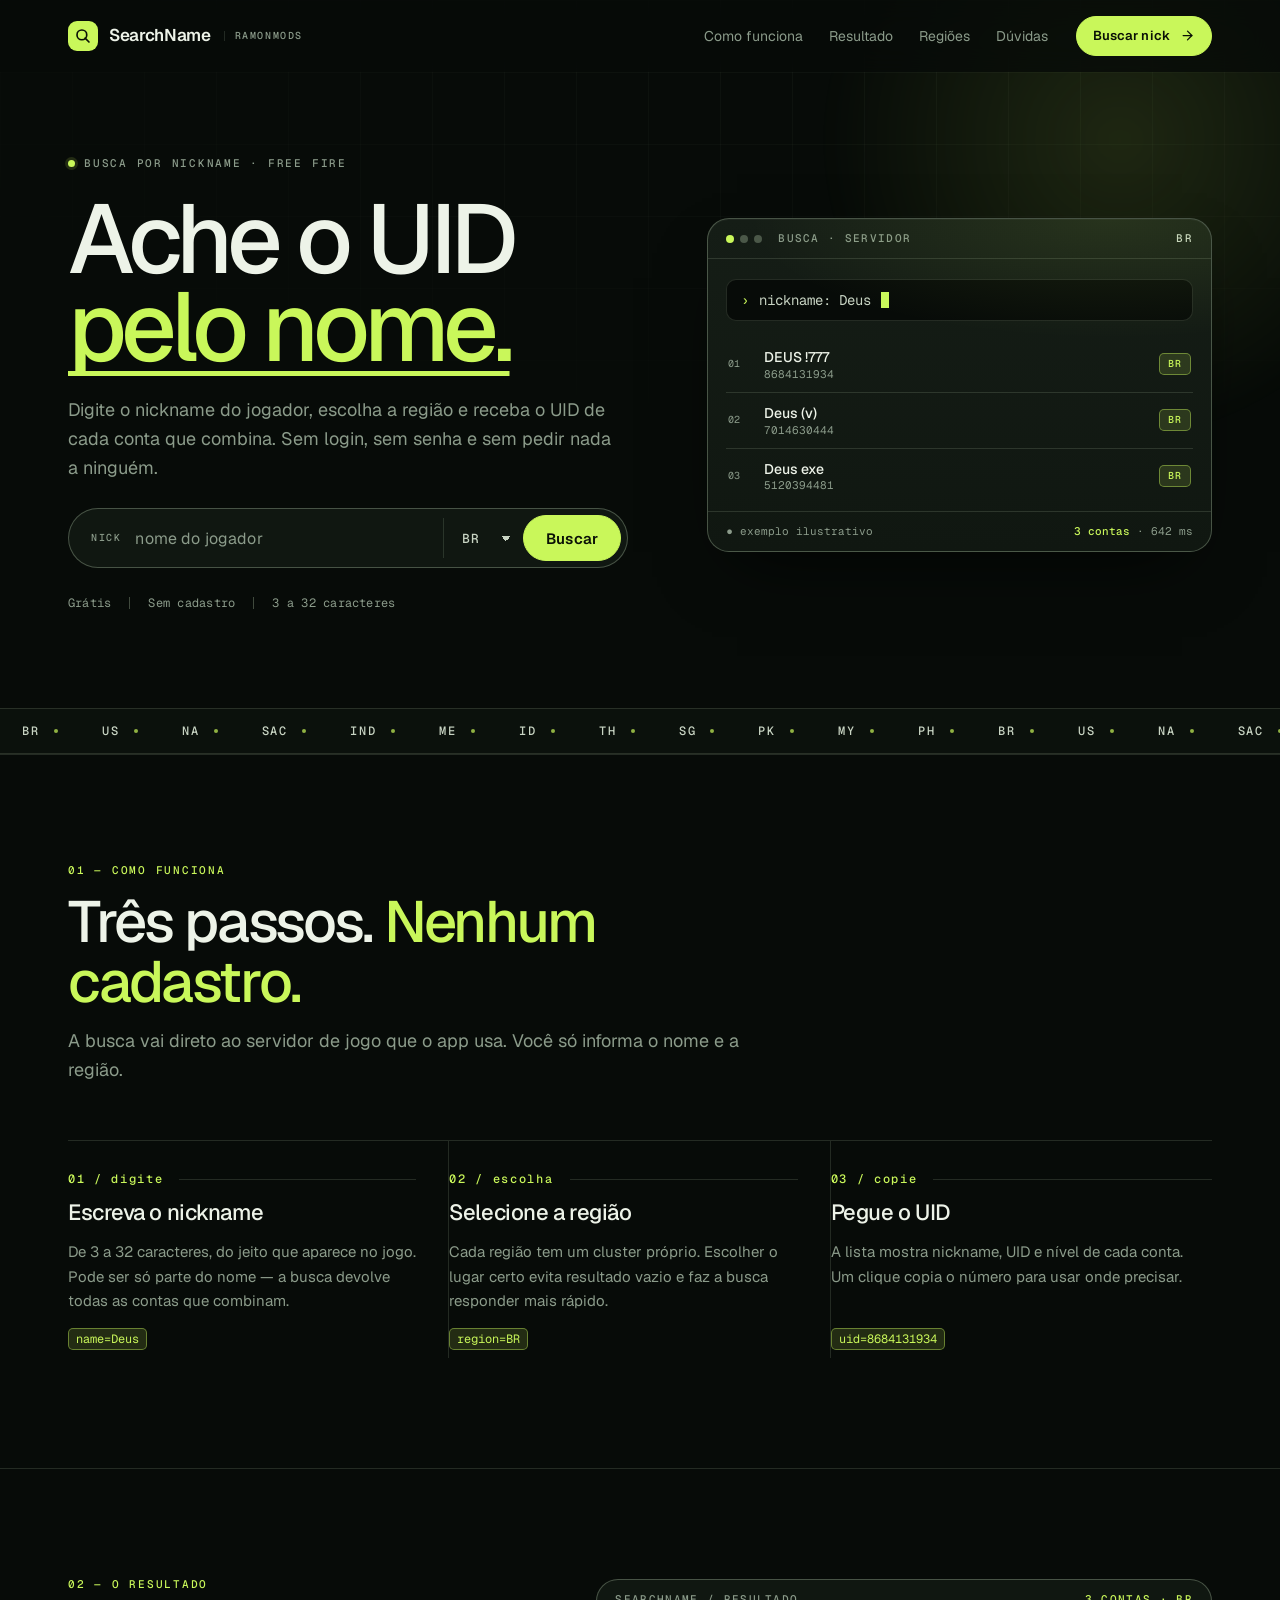
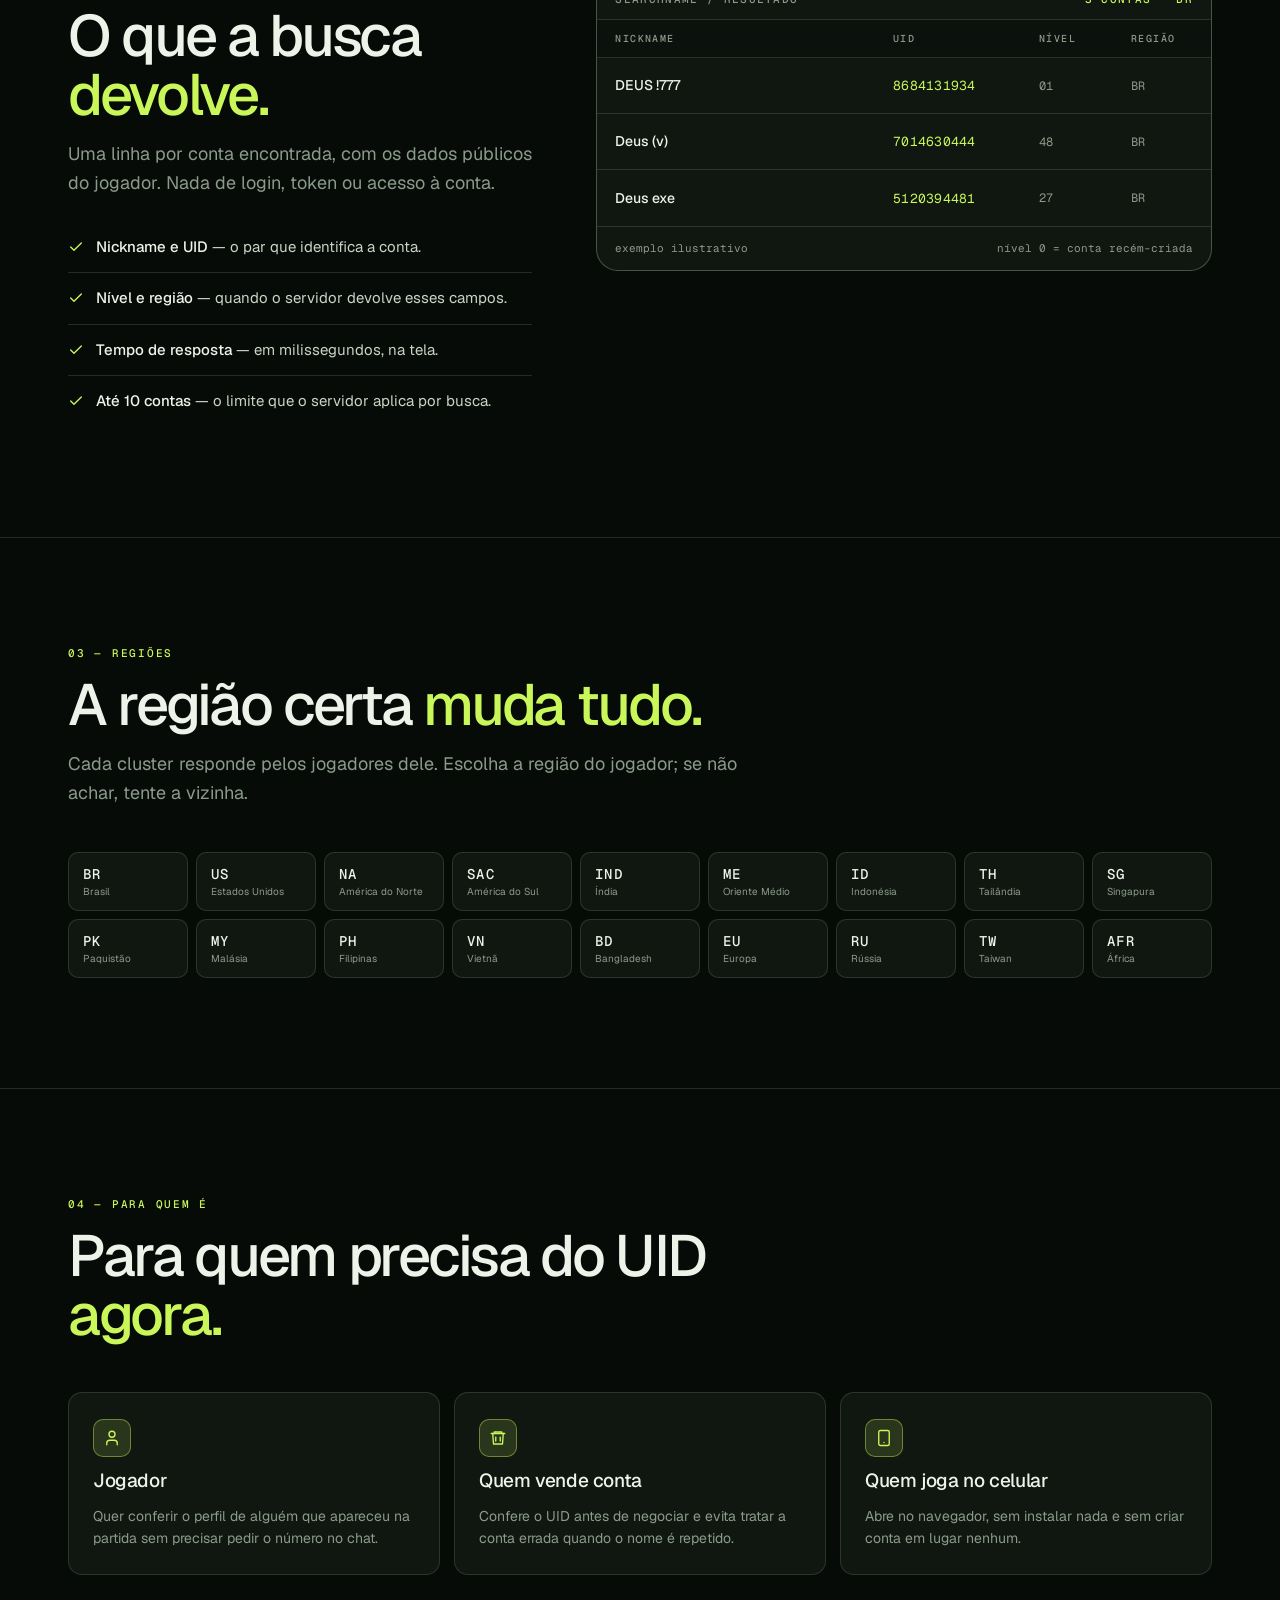
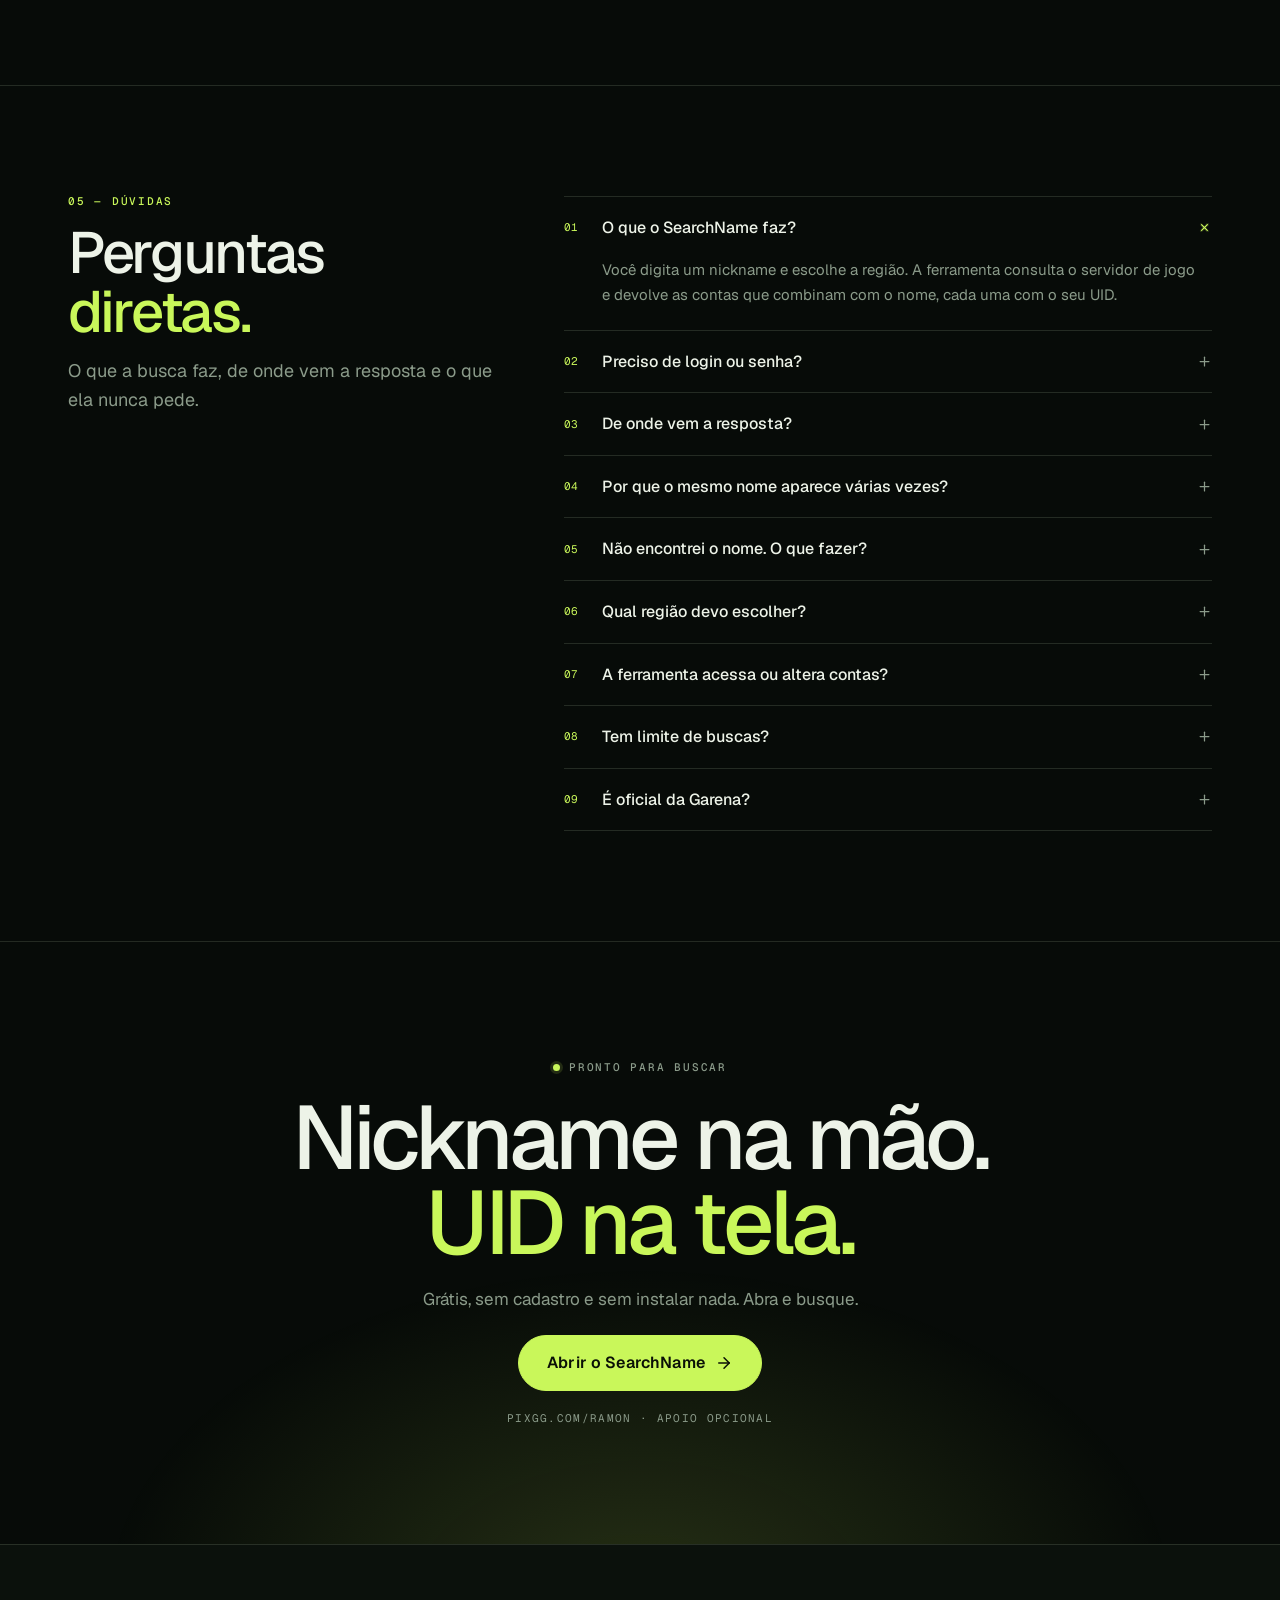
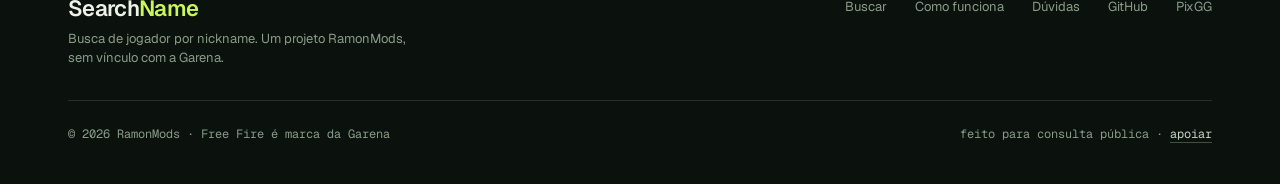
<file: public/index.html>
<!DOCTYPE html>
<html lang="pt-BR">
<head>
<meta charset="utf-8">
<meta name="viewport" content="width=device-width, initial-scale=1">
<title>SearchName — achar UID de Free Fire pelo nickname</title>
<meta name="description" content="Digite o nickname, escolha a região e veja o UID de cada conta de Free Fire que combina com o nome. Busca direta no servidor do jogo, sem login e sem senha.">
<meta name="theme-color" content="#070B08">
<meta property="og:type" content="website">
<meta property="og:site_name" content="SearchName">
<meta property="og:title" content="SearchName — achar UID de Free Fire pelo nickname">
<meta property="og:description" content="Nickname na mão, UID na tela. Busca por nome e região, sem login e sem senha.">
<meta property="og:image" content="assets/searchname-preview.png">
<meta property="og:image:alt" content="Tela inicial do SearchName com busca por nickname">
<meta name="twitter:card" content="summary_large_image">
<meta name="twitter:title" content="SearchName — achar UID de Free Fire pelo nickname">
<meta name="twitter:description" content="Nickname na mão, UID na tela. Busca por nome e região, sem login e sem senha.">
<meta name="twitter:image" content="assets/searchname-preview.png">
<link rel="icon" href="assets/favicon.svg?v=2" type="image/svg+xml">
<link rel="manifest" href="manifest.json">
<link rel="apple-touch-icon" href="assets/apple-touch-icon.png?v=2">
<meta name="mobile-web-app-capable" content="yes">
<meta name="apple-mobile-web-app-capable" content="yes">
<meta name="apple-mobile-web-app-status-bar-style" content="black-translucent">
<meta name="apple-mobile-web-app-title" content="SearchName">
<link rel="preload" href="assets/fonts/geist-normal-01.woff2" as="font" type="font/woff2" crossorigin>
<link rel="preload" href="assets/fonts/geist-mono-normal-02.woff2" as="font" type="font/woff2" crossorigin>
<link rel="stylesheet" href="styles.css">
<link rel="stylesheet" href="site.css">
</head>
<body>

<header class="sn-nav" id="nav">
  <div class="sn-container sn-nav__inner">
    <a class="sn-brand" href="./" aria-label="SearchName, início">
      <span class="sn-brand__mark" aria-hidden="true">
        <svg viewBox="0 0 24 24" fill="none" stroke="currentColor" stroke-width="2.2" stroke-linecap="round" stroke-linejoin="round"><circle cx="10.5" cy="10.5" r="6.5"/><path d="m20 20-5.2-5.2"/></svg>
      </span>
      SearchName
      <small>RamonMods</small>
    </a>
    <nav class="sn-nav__links" aria-label="Seções">
      <a href="#como-funciona">Como funciona</a>
      <a href="#resultado">Resultado</a>
      <a href="#regioes">Regiões</a>
      <a href="#duvidas">Dúvidas</a>
    </nav>
    <div class="sn-nav__end">
      <a class="sn-btn sn-btn--accent sn-btn--sm" href="search/">
        Buscar nick
        <svg width="15" height="15" viewBox="0 0 24 24" fill="none" stroke="currentColor" stroke-width="2" stroke-linecap="round" stroke-linejoin="round" aria-hidden="true"><path d="M5 12h14"/><path d="m12 5 7 7-7 7"/></svg>
      </a>
    </div>
  </div>
</header>

<main>

<section class="sn-hero" id="topo">
  <div class="sn-container sn-hero__grid">

    <div class="sn-hero__copy">
      <span class="sn-kicker"><span class="sn-dot" aria-hidden="true"></span>Busca por nickname · Free Fire</span>
      <h1 class="sn-hero__title">Ache o UID <span>pelo nome.</span></h1>
      <p class="sn-hero__lead">Digite o nickname do jogador, escolha a região e receba o UID de cada conta que combina. Sem login, sem senha e sem pedir nada a ninguém.</p>

      <form class="sn-find" id="hero-form" action="search/" method="get" role="search">
        <label class="sn-find__label" for="hero-name">Nick</label>
        <input id="hero-name" name="name" type="text" placeholder="nome do jogador" autocomplete="off" autocapitalize="off" spellcheck="false" maxlength="32" required>
        <div class="sn-find__region">
          <label class="sn-sr" for="hero-region">Região</label>
          <select id="hero-region" name="region">
            <option value="BR" selected>BR</option>
            <option value="US">US</option>
            <option value="NA">NA</option>
            <option value="SAC">SAC</option>
            <option value="IND">IND</option>
            <option value="ME">ME</option>
            <option value="ID">ID</option>
            <option value="TH">TH</option>
            <option value="SG">SG</option>
            <option value="PK">PK</option>
          </select>
        </div>
        <button class="sn-btn sn-btn--accent" type="submit">Buscar</button>
      </form>

      <div class="sn-hero__meta">
        <span>Grátis</span><i aria-hidden="true"></i>
        <span>Sem cadastro</span><i aria-hidden="true"></i>
        <span>3 a 32 caracteres</span>
      </div>
    </div>

    <div class="sn-console sn-reveal" role="img" aria-label="Exemplo de busca: o nickname Deus devolve três contas com UID">
      <div class="sn-console__bar">
        <span class="sn-console__lights" aria-hidden="true"><i></i><i></i><i></i></span>
        busca · servidor
        <b>BR</b>
      </div>
      <div class="sn-console__body">
        <div class="sn-console__query"><span>›</span>nickname: Deus<span class="caret" aria-hidden="true"></span></div>
        <div class="sn-console__rows">
          <div class="sn-console__row">
            <span class="sn-console__n">01</span>
            <span class="sn-console__who"><b>DEUS !777</b><small>8684131934</small></span>
            <span class="sn-console__tag">BR</span>
          </div>
          <div class="sn-console__row">
            <span class="sn-console__n">02</span>
            <span class="sn-console__who"><b>Deus (v)</b><small>7014630444</small></span>
            <span class="sn-console__tag">BR</span>
          </div>
          <div class="sn-console__row">
            <span class="sn-console__n">03</span>
            <span class="sn-console__who"><b>Deus exe</b><small>5120394481</small></span>
            <span class="sn-console__tag">BR</span>
          </div>
        </div>
      </div>
      <div class="sn-console__foot">
        <span>● exemplo ilustrativo</span>
        <span><b>3 contas</b> · 642 ms</span>
      </div>
    </div>

  </div>
</section>

<div class="sn-strip" aria-hidden="true">
  <div class="sn-strip__row">
    <span>BR</span><span>US</span><span>NA</span><span>SAC</span><span>IND</span><span>ME</span><span>ID</span><span>TH</span><span>SG</span><span>PK</span><span>MY</span><span>PH</span>
    <span>BR</span><span>US</span><span>NA</span><span>SAC</span><span>IND</span><span>ME</span><span>ID</span><span>TH</span><span>SG</span><span>PK</span><span>MY</span><span>PH</span>
  </div>
</div>

<section class="sn-section" id="como-funciona">
  <div class="sn-container">
    <div class="sn-head sn-reveal">
      <span class="sn-index">01 — Como funciona</span>
      <h2 class="sn-h2">Três passos. <em>Nenhum cadastro.</em></h2>
      <p class="sn-lead">A busca vai direto ao servidor de jogo que o app usa. Você só informa o nome e a região.</p>
    </div>

    <div class="sn-steps">
      <div class="sn-step sn-reveal">
        <span class="sn-step__n">01 / digite</span>
        <h3>Escreva o nickname</h3>
        <p>De 3 a 32 caracteres, do jeito que aparece no jogo. Pode ser só parte do nome — a busca devolve todas as contas que combinam.</p>
        <code>name=Deus</code>
      </div>
      <div class="sn-step sn-reveal">
        <span class="sn-step__n">02 / escolha</span>
        <h3>Selecione a região</h3>
        <p>Cada região tem um cluster próprio. Escolher o lugar certo evita resultado vazio e faz a busca responder mais rápido.</p>
        <code>region=BR</code>
      </div>
      <div class="sn-step sn-reveal">
        <span class="sn-step__n">03 / copie</span>
        <h3>Pegue o UID</h3>
        <p>A lista mostra nickname, UID e nível de cada conta. Um clique copia o número para usar onde precisar.</p>
        <code>uid=8684131934</code>
      </div>
    </div>
  </div>
</section>

<section class="sn-section" id="resultado">
  <div class="sn-container sn-split">

    <div class="sn-head sn-reveal">
      <span class="sn-index">02 — O resultado</span>
      <h2 class="sn-h2">O que a busca <em>devolve.</em></h2>
      <p class="sn-lead">Uma linha por conta encontrada, com os dados públicos do jogador. Nada de login, token ou acesso à conta.</p>
      <ul class="sn-list">
        <li><svg width="16" height="16" viewBox="0 0 24 24" fill="none" stroke="currentColor" stroke-width="2" stroke-linecap="round" stroke-linejoin="round" aria-hidden="true"><path d="M20 6 9 17l-5-5"/></svg><span><b>Nickname e UID</b> — o par que identifica a conta.</span></li>
        <li><svg width="16" height="16" viewBox="0 0 24 24" fill="none" stroke="currentColor" stroke-width="2" stroke-linecap="round" stroke-linejoin="round" aria-hidden="true"><path d="M20 6 9 17l-5-5"/></svg><span><b>Nível e região</b> — quando o servidor devolve esses campos.</span></li>
        <li><svg width="16" height="16" viewBox="0 0 24 24" fill="none" stroke="currentColor" stroke-width="2" stroke-linecap="round" stroke-linejoin="round" aria-hidden="true"><path d="M20 6 9 17l-5-5"/></svg><span><b>Tempo de resposta</b> — em milissegundos, na tela.</span></li>
        <li><svg width="16" height="16" viewBox="0 0 24 24" fill="none" stroke="currentColor" stroke-width="2" stroke-linecap="round" stroke-linejoin="round" aria-hidden="true"><path d="M20 6 9 17l-5-5"/></svg><span><b>Até 10 contas</b> — o limite que o servidor aplica por busca.</span></li>
      </ul>
    </div>

    <div class="sn-panel sn-reveal">
      <div class="sn-panel__bar">
        <span>searchname / resultado</span>
        <b>3 contas · BR</b>
      </div>
      <div class="sn-table">
        <div class="sn-table__head" aria-hidden="true">
          <span>Nickname</span><span>UID</span><span>Nível</span><span>Região</span>
        </div>
        <div class="sn-table__row">
          <span class="sn-table__nick">DEUS !777</span>
          <span class="sn-table__uid">8684131934</span>
          <span class="sn-table__num">01</span>
          <span class="sn-table__num">BR</span>
        </div>
        <div class="sn-table__row">
          <span class="sn-table__nick">Deus (v)</span>
          <span class="sn-table__uid">7014630444</span>
          <span class="sn-table__num">48</span>
          <span class="sn-table__num">BR</span>
        </div>
        <div class="sn-table__row">
          <span class="sn-table__nick">Deus exe</span>
          <span class="sn-table__uid">5120394481</span>
          <span class="sn-table__num">27</span>
          <span class="sn-table__num">BR</span>
        </div>
      </div>
      <div class="sn-panel__foot">
        <span>exemplo ilustrativo</span>
        <span>nível 0 = conta recém-criada</span>
      </div>
    </div>

  </div>
</section>

<section class="sn-section" id="regioes">
  <div class="sn-container">
    <div class="sn-head sn-reveal">
      <span class="sn-index">03 — Regiões</span>
      <h2 class="sn-h2">A região certa <em>muda tudo.</em></h2>
      <p class="sn-lead">Cada cluster responde pelos jogadores dele. Escolha a região do jogador; se não achar, tente a vizinha.</p>
    </div>

    <div class="sn-regions">
      <div class="sn-region"><b>BR</b><small>Brasil</small></div>
      <div class="sn-region"><b>US</b><small>Estados Unidos</small></div>
      <div class="sn-region"><b>NA</b><small>América do Norte</small></div>
      <div class="sn-region"><b>SAC</b><small>América do Sul</small></div>
      <div class="sn-region"><b>IND</b><small>Índia</small></div>
      <div class="sn-region"><b>ME</b><small>Oriente Médio</small></div>
      <div class="sn-region"><b>ID</b><small>Indonésia</small></div>
      <div class="sn-region"><b>TH</b><small>Tailândia</small></div>
      <div class="sn-region"><b>SG</b><small>Singapura</small></div>
      <div class="sn-region"><b>PK</b><small>Paquistão</small></div>
      <div class="sn-region"><b>MY</b><small>Malásia</small></div>
      <div class="sn-region"><b>PH</b><small>Filipinas</small></div>
      <div class="sn-region"><b>VN</b><small>Vietnã</small></div>
      <div class="sn-region"><b>BD</b><small>Bangladesh</small></div>
      <div class="sn-region"><b>EU</b><small>Europa</small></div>
      <div class="sn-region"><b>RU</b><small>Rússia</small></div>
      <div class="sn-region"><b>TW</b><small>Taiwan</small></div>
      <div class="sn-region"><b>AFR</b><small>África</small></div>
    </div>
  </div>
</section>

<section class="sn-section" id="para-quem">
  <div class="sn-container">
    <div class="sn-head sn-reveal">
      <span class="sn-index">04 — Para quem é</span>
      <h2 class="sn-h2">Para quem precisa do UID <em>agora.</em></h2>
    </div>
    <div class="sn-cards">
      <div class="sn-card sn-reveal">
        <span class="sn-card__icon"><svg width="18" height="18" viewBox="0 0 24 24" fill="none" stroke="currentColor" stroke-width="1.8" stroke-linecap="round" stroke-linejoin="round" aria-hidden="true"><path d="M19 21v-2a4 4 0 0 0-4-4H9a4 4 0 0 0-4 4v2"/><circle cx="12" cy="7" r="4"/></svg></span>
        <h3>Jogador</h3>
        <p>Quer conferir o perfil de alguém que apareceu na partida sem precisar pedir o número no chat.</p>
      </div>
      <div class="sn-card sn-reveal">
        <span class="sn-card__icon"><svg width="18" height="18" viewBox="0 0 24 24" fill="none" stroke="currentColor" stroke-width="1.8" stroke-linecap="round" stroke-linejoin="round" aria-hidden="true"><path d="M3 6h18"/><path d="M7 6V4h10v2"/><path d="M5 6l1 14h12l1-14"/><path d="M9 11v5"/><path d="M15 11v5"/></svg></span>
        <h3>Quem vende conta</h3>
        <p>Confere o UID antes de negociar e evita tratar a conta errada quando o nome é repetido.</p>
      </div>
      <div class="sn-card sn-reveal">
        <span class="sn-card__icon"><svg width="18" height="18" viewBox="0 0 24 24" fill="none" stroke="currentColor" stroke-width="1.8" stroke-linecap="round" stroke-linejoin="round" aria-hidden="true"><rect width="14" height="20" x="5" y="2" rx="2"/><path d="M12 18h.01"/></svg></span>
        <h3>Quem joga no celular</h3>
        <p>Abre no navegador, sem instalar nada e sem criar conta em lugar nenhum.</p>
      </div>
    </div>
  </div>
</section>

<section class="sn-section" id="duvidas">
  <div class="sn-container sn-faq">
    <div class="sn-faq__intro sn-reveal">
      <span class="sn-index">05 — Dúvidas</span>
      <h2 class="sn-h2">Perguntas <em>diretas.</em></h2>
      <p class="sn-lead">O que a busca faz, de onde vem a resposta e o que ela nunca pede.</p>
    </div>

    <div class="sn-faq__list">
      <details class="sn-faq__item" open>
        <summary><span class="sn-faq__n">01</span>O que o SearchName faz?<span class="sn-faq__plus" aria-hidden="true"><svg width="15" height="15" viewBox="0 0 24 24" fill="none" stroke="currentColor" stroke-width="2" stroke-linecap="round"><path d="M12 5v14"/><path d="M5 12h14"/></svg></span></summary>
        <p>Você digita um nickname e escolhe a região. A ferramenta consulta o servidor de jogo e devolve as contas que combinam com o nome, cada uma com o seu UID.</p>
      </details>
      <details class="sn-faq__item">
        <summary><span class="sn-faq__n">02</span>Preciso de login ou senha?<span class="sn-faq__plus" aria-hidden="true"><svg width="15" height="15" viewBox="0 0 24 24" fill="none" stroke="currentColor" stroke-width="2" stroke-linecap="round"><path d="M12 5v14"/><path d="M5 12h14"/></svg></span></summary>
        <p>Não. A ferramenta nunca pede login, senha ou token. O único dado necessário é o nickname público e a região do jogador.</p>
      </details>
      <details class="sn-faq__item">
        <summary><span class="sn-faq__n">03</span>De onde vem a resposta?<span class="sn-faq__plus" aria-hidden="true"><svg width="15" height="15" viewBox="0 0 24 24" fill="none" stroke="currentColor" stroke-width="2" stroke-linecap="round"><path d="M12 5v14"/><path d="M5 12h14"/></svg></span></summary>
        <p>Da busca de contas do servidor de jogo da Garena, a mesma que o app usa. Não é uma API oficial documentada: o serviço é público, mas pode mudar sem aviso.</p>
      </details>
      <details class="sn-faq__item">
        <summary><span class="sn-faq__n">04</span>Por que o mesmo nome aparece várias vezes?<span class="sn-faq__plus" aria-hidden="true"><svg width="15" height="15" viewBox="0 0 24 24" fill="none" stroke="currentColor" stroke-width="2" stroke-linecap="round"><path d="M12 5v14"/><path d="M5 12h14"/></svg></span></summary>
        <p>Nickname não é único no Free Fire. Várias contas podem usar o mesmo nome ou nomes parecidos — por isso a lista mostra todas, e o UID separa uma da outra.</p>
      </details>
      <details class="sn-faq__item">
        <summary><span class="sn-faq__n">05</span>Não encontrei o nome. O que fazer?<span class="sn-faq__plus" aria-hidden="true"><svg width="15" height="15" viewBox="0 0 24 24" fill="none" stroke="currentColor" stroke-width="2" stroke-linecap="round"><path d="M12 5v14"/><path d="M5 12h14"/></svg></span></summary>
        <p>Confira a grafia, tente menos caracteres e troque a região. Acentos e símbolos precisam ser digitados do mesmo jeito que aparecem no jogo.</p>
      </details>
      <details class="sn-faq__item">
        <summary><span class="sn-faq__n">06</span>Qual região devo escolher?<span class="sn-faq__plus" aria-hidden="true"><svg width="15" height="15" viewBox="0 0 24 24" fill="none" stroke="currentColor" stroke-width="2" stroke-linecap="round"><path d="M12 5v14"/><path d="M5 12h14"/></svg></span></summary>
        <p>A mesma em que o jogador joga. Brasil usa BR; há também US, NA, SAC, IND, ME, ID, TH, SG, PK e outras. Se a busca voltar vazia, tente a região vizinha.</p>
      </details>
      <details class="sn-faq__item">
        <summary><span class="sn-faq__n">07</span>A ferramenta acessa ou altera contas?<span class="sn-faq__plus" aria-hidden="true"><svg width="15" height="15" viewBox="0 0 24 24" fill="none" stroke="currentColor" stroke-width="2" stroke-linecap="round"><path d="M12 5v14"/><path d="M5 12h14"/></svg></span></summary>
        <p>Não. Ela só lê a lista pública de contas que combinam com o nome. Não entra em conta, não altera dados e não recupera nada. Promessa de “recuperar conta por nickname” é golpe.</p>
      </details>
      <details class="sn-faq__item">
        <summary><span class="sn-faq__n">08</span>Tem limite de buscas?<span class="sn-faq__plus" aria-hidden="true"><svg width="15" height="15" viewBox="0 0 24 24" fill="none" stroke="currentColor" stroke-width="2" stroke-linecap="round"><path d="M12 5v14"/><path d="M5 12h14"/></svg></span></summary>
        <p>20 buscas por minuto por IP, com cache de 2 minutos por consulta. A primeira busca do dia pode demorar mais porque o servidor gratuito hiberna quando fica sem uso.</p>
      </details>
      <details class="sn-faq__item">
        <summary><span class="sn-faq__n">09</span>É oficial da Garena?<span class="sn-faq__plus" aria-hidden="true"><svg width="15" height="15" viewBox="0 0 24 24" fill="none" stroke="currentColor" stroke-width="2" stroke-linecap="round"><path d="M12 5v14"/><path d="M5 12h14"/></svg></span></summary>
        <p>Não. O RamonMods não é afiliado à Garena e o SearchName não é um produto dela. Free Fire é marca da Garena.</p>
      </details>
    </div>
  </div>
</section>

<section class="sn-cta">
  <div class="sn-container sn-cta__inner">
    <span class="sn-kicker"><span class="sn-dot" aria-hidden="true"></span>Pronto para buscar</span>
    <h2>Nickname na mão.<br><span>UID na tela.</span></h2>
    <p>Grátis, sem cadastro e sem instalar nada. Abra e busque.</p>
    <a class="sn-btn sn-btn--accent sn-btn--lg" href="search/">
      Abrir o SearchName
      <svg width="18" height="18" viewBox="0 0 24 24" fill="none" stroke="currentColor" stroke-width="2" stroke-linecap="round" stroke-linejoin="round" aria-hidden="true"><path d="M5 12h14"/><path d="m12 5 7 7-7 7"/></svg>
    </a>
    <span class="sn-cta__note">pixgg.com/ramon · apoio opcional</span>
  </div>
</section>

</main>

<footer class="sn-footer">
  <div class="sn-container">
    <div class="sn-footer__top">
      <div class="sn-footer__brand">
        <p>Search<span>Name</span></p>
        <small>Busca de jogador por nickname. Um projeto RamonMods, sem vínculo com a Garena.</small>
      </div>
      <nav class="sn-footer__links" aria-label="Links">
        <a href="search/">Buscar</a>
        <a href="#como-funciona">Como funciona</a>
        <a href="#duvidas">Dúvidas</a>
        <a href="https://github.com/RamonMods/SearchName-FF" target="_blank" rel="noopener">GitHub</a>
        <a href="https://pixgg.com/ramon" target="_blank" rel="noopener">PixGG</a>
      </nav>
    </div>
    <div class="sn-footer__bottom">
      <span>© <span id="ano">2026</span> RamonMods · Free Fire é marca da Garena</span>
      <span>feito para consulta pública · <a href="https://pixgg.com/ramon" target="_blank" rel="noopener">apoiar</a></span>
    </div>
  </div>
</footer>

<script src="app.js" defer></script>
<script>if("serviceWorker" in navigator){navigator.serviceWorker.register("sw.js").catch(function(){});}</script>
</body>
</html>
</file>
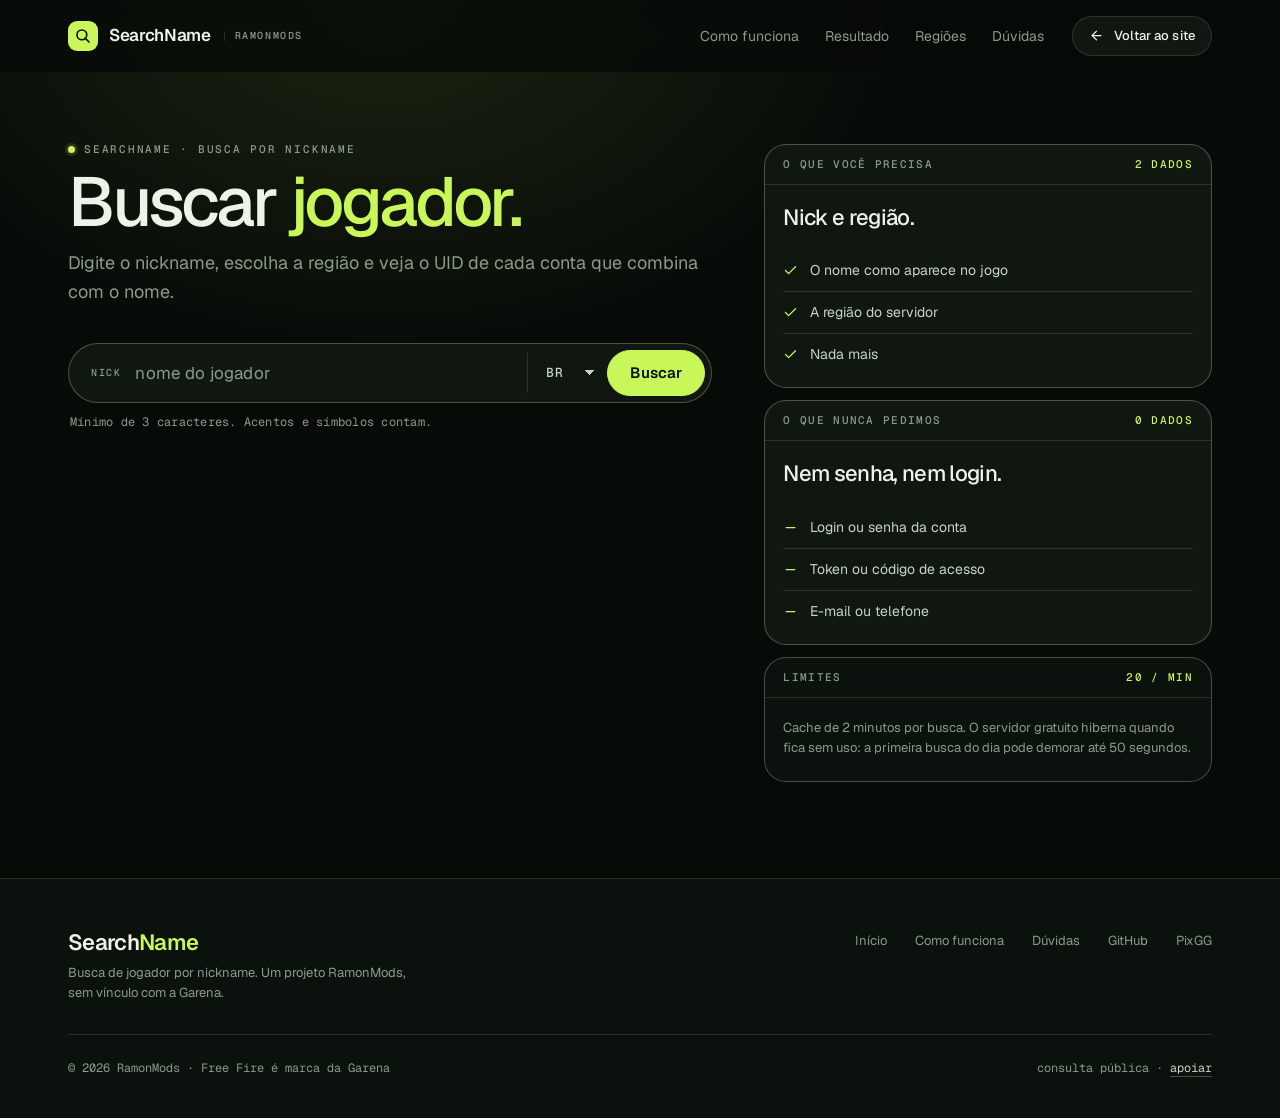
<file: public/search/index.html>
<!DOCTYPE html>
<html lang="pt-BR">
<head>
<meta charset="utf-8">
<meta name="viewport" content="width=device-width, initial-scale=1">
<title>Buscar jogador por nickname — SearchName</title>
<meta name="description" content="Busque jogadores de Free Fire pelo nickname e veja o UID de cada conta. Escolha a região, busque e copie o UID. Sem login e sem senha.">
<meta name="theme-color" content="#070B08">
<meta property="og:type" content="website">
<meta property="og:site_name" content="SearchName">
<meta property="og:title" content="Buscar jogador por nickname — SearchName">
<meta property="og:description" content="Nickname e região: a lista com o UID de cada conta de Free Fire.">
<meta property="og:image" content="../assets/searchname-preview.png">
<meta name="twitter:card" content="summary_large_image">
<meta name="twitter:title" content="Buscar jogador por nickname — SearchName">
<meta name="twitter:description" content="Nickname e região: a lista com o UID de cada conta de Free Fire.">
<meta name="twitter:image" content="../assets/searchname-preview.png">
<link rel="icon" href="../assets/favicon.svg?v=2" type="image/svg+xml">
<link rel="manifest" href="../manifest.json">
<link rel="apple-touch-icon" href="../assets/apple-touch-icon.png?v=2">
<meta name="mobile-web-app-capable" content="yes">
<meta name="apple-mobile-web-app-capable" content="yes">
<meta name="apple-mobile-web-app-status-bar-style" content="black-translucent">
<meta name="apple-mobile-web-app-title" content="SearchName">
<link rel="preload" href="../assets/fonts/geist-normal-01.woff2" as="font" type="font/woff2" crossorigin>
<link rel="preload" href="../assets/fonts/geist-mono-normal-02.woff2" as="font" type="font/woff2" crossorigin>
<link rel="stylesheet" href="../styles.css">
<link rel="stylesheet" href="../site.css">
<link rel="stylesheet" href="search.css">
</head>
<body>

<header class="sn-nav" id="nav">
  <div class="sn-container sn-nav__inner">
    <a class="sn-brand" href="../" aria-label="SearchName, início">
      <span class="sn-brand__mark" aria-hidden="true">
        <svg viewBox="0 0 24 24" fill="none" stroke="currentColor" stroke-width="2.2" stroke-linecap="round" stroke-linejoin="round"><circle cx="10.5" cy="10.5" r="6.5"/><path d="m20 20-5.2-5.2"/></svg>
      </span>
      SearchName
      <small>RamonMods</small>
    </a>
    <nav class="sn-nav__links" aria-label="Seções">
      <a href="../#como-funciona">Como funciona</a>
      <a href="../#resultado">Resultado</a>
      <a href="../#regioes">Regiões</a>
      <a href="../#duvidas">Dúvidas</a>
    </nav>
    <div class="sn-nav__end">
      <a class="sn-btn sn-btn--ghost sn-btn--sm" href="../">
        <svg width="15" height="15" viewBox="0 0 24 24" fill="none" stroke="currentColor" stroke-width="2" stroke-linecap="round" stroke-linejoin="round" aria-hidden="true"><path d="m12 19-7-7 7-7"/><path d="M19 12H5"/></svg>
        Voltar ao site
      </a>
    </div>
  </div>
</header>

<main class="sn-tool">
  <div class="sn-container sn-tool__grid">

    <div class="sn-tool__main">
      <div class="sn-head sn-reveal">
        <span class="sn-kicker"><span class="sn-dot" aria-hidden="true"></span>SearchName · busca por nickname</span>
        <h1 class="sn-tool__title">Buscar <span>jogador.</span></h1>
        <p class="sn-lead">Digite o nickname, escolha a região e veja o UID de cada conta que combina com o nome.</p>
      </div>

      <form class="sn-find sn-find--tool" id="form" novalidate>
        <label class="sn-find__label" for="nick">Nick</label>
        <input id="nick" name="nick" type="text" placeholder="nome do jogador" autocomplete="off" autocapitalize="off" spellcheck="false" maxlength="32" required>
        <div class="sn-find__region">
          <label class="sn-sr" for="region">Região</label>
          <select id="region" name="region">
            <option value="BR" selected>BR</option>
            <option value="US">US</option>
            <option value="NA">NA</option>
            <option value="SAC">SAC</option>
            <option value="IND">IND</option>
            <option value="ME">ME</option>
            <option value="ID">ID</option>
            <option value="TH">TH</option>
            <option value="SG">SG</option>
            <option value="PK">PK</option>
            <option value="MY">MY</option>
            <option value="PH">PH</option>
            <option value="VN">VN</option>
            <option value="BD">BD</option>
            <option value="EU">EU</option>
            <option value="RU">RU</option>
            <option value="TW">TW</option>
            <option value="AFR">AFR</option>
          </select>
        </div>
        <button class="sn-btn sn-btn--accent" id="submit" type="submit">
          <span id="submit-label">Buscar</span>
        </button>
      </form>
      <p class="sn-tool__hint" id="hint" role="status" aria-live="polite">Mínimo de 3 caracteres. Acentos e símbolos contam.</p>

      <section class="sn-panel sn-result" id="result" aria-live="polite" hidden>
        <div class="sn-panel__bar">
          <span id="status-kicker">resultado</span>
          <b id="status-badge">—</b>
        </div>

        <div class="sn-result__meta">
          <div><span>busca</span><b id="r-query">—</b></div>
          <div><span>região</span><b id="r-region">—</b></div>
          <div><span>tempo</span><b id="r-time">—</b></div>
          <div><span>contas</span><b id="r-total">—</b></div>
        </div>

        <div class="sn-table sn-table--tool">
          <div class="sn-table__head" aria-hidden="true">
            <span>Nickname</span><span>UID</span><span>Nível</span><span class="sn-table__copycol">Copiar</span>
          </div>
          <div id="players"></div>
        </div>

        <p class="sn-panel__foot" id="result-note"></p>
      </section>

      <section class="sn-error" id="error" aria-live="assertive" hidden>
        <strong id="error-title">Não foi possível buscar</strong>
        <p id="error-text"></p>
      </section>
    </div>

    <aside class="sn-tool__aside" aria-label="Sobre a busca">
      <div class="sn-panel sn-aside">
        <div class="sn-panel__bar"><span>o que você precisa</span><b>2 dados</b></div>
        <div class="sn-aside__body">
          <h2>Nick e região.</h2>
          <ul class="sn-list">
            <li><svg width="15" height="15" viewBox="0 0 24 24" fill="none" stroke="currentColor" stroke-width="2" stroke-linecap="round" stroke-linejoin="round" aria-hidden="true"><path d="M20 6 9 17l-5-5"/></svg>O nome como aparece no jogo</li>
            <li><svg width="15" height="15" viewBox="0 0 24 24" fill="none" stroke="currentColor" stroke-width="2" stroke-linecap="round" stroke-linejoin="round" aria-hidden="true"><path d="M20 6 9 17l-5-5"/></svg>A região do servidor</li>
            <li><svg width="15" height="15" viewBox="0 0 24 24" fill="none" stroke="currentColor" stroke-width="2" stroke-linecap="round" stroke-linejoin="round" aria-hidden="true"><path d="M20 6 9 17l-5-5"/></svg>Nada mais</li>
          </ul>
        </div>
      </div>

      <div class="sn-panel sn-aside">
        <div class="sn-panel__bar"><span>o que nunca pedimos</span><b>0 dados</b></div>
        <div class="sn-aside__body">
          <h2>Nem senha, nem login.</h2>
          <ul class="sn-list">
            <li><svg width="15" height="15" viewBox="0 0 24 24" fill="none" stroke="currentColor" stroke-width="2" stroke-linecap="round" aria-hidden="true"><path d="M5 12h14"/></svg>Login ou senha da conta</li>
            <li><svg width="15" height="15" viewBox="0 0 24 24" fill="none" stroke="currentColor" stroke-width="2" stroke-linecap="round" aria-hidden="true"><path d="M5 12h14"/></svg>Token ou código de acesso</li>
            <li><svg width="15" height="15" viewBox="0 0 24 24" fill="none" stroke="currentColor" stroke-width="2" stroke-linecap="round" aria-hidden="true"><path d="M5 12h14"/></svg>E-mail ou telefone</li>
          </ul>
        </div>
      </div>

      <div class="sn-panel sn-aside sn-aside--quiet">
        <div class="sn-panel__bar"><span>limites</span><b>20 / min</b></div>
        <div class="sn-aside__body">
          <p class="sn-aside__note">Cache de 2 minutos por busca. O servidor gratuito hiberna quando fica sem uso: a primeira busca do dia pode demorar até 50 segundos.</p>
        </div>
      </div>
    </aside>

  </div>
</main>

<footer class="sn-footer">
  <div class="sn-container">
    <div class="sn-footer__top">
      <div class="sn-footer__brand">
        <p>Search<span>Name</span></p>
        <small>Busca de jogador por nickname. Um projeto RamonMods, sem vínculo com a Garena.</small>
      </div>
      <nav class="sn-footer__links" aria-label="Links">
        <a href="../">Início</a>
        <a href="../#como-funciona">Como funciona</a>
        <a href="../#duvidas">Dúvidas</a>
        <a href="https://github.com/RamonMods/SearchName-FF" target="_blank" rel="noopener">GitHub</a>
        <a href="https://pixgg.com/ramon" target="_blank" rel="noopener">PixGG</a>
      </nav>
    </div>
    <div class="sn-footer__bottom">
      <span>© <span id="ano">2026</span> RamonMods · Free Fire é marca da Garena</span>
      <span>consulta pública · <a href="https://pixgg.com/ramon" target="_blank" rel="noopener">apoiar</a></span>
    </div>
  </div>
</footer>

<script src="../app.js" defer></script>
<script src="search.js" defer></script>
<script>if("serviceWorker" in navigator){navigator.serviceWorker.register("../sw.js").catch(function(){});}</script>
</body>
</html>
</file>
<file: public/styles.css>
/* --- SearchName · design system próprio (dark / verde-ácido / Geist + Mono) --- */

/* --- fontes self-hosted (Geist e Geist Mono) --- */
@font-face{
  font-family:"Geist";font-style:normal;font-weight:100 900;font-display:swap;
  src:url("assets/fonts/geist-normal-01.woff2") format("woff2");
  unicode-range:U+0000-00FF,U+0131,U+0152-0153,U+02BB-02BC,U+02C6,U+02DA,U+02DC,U+0304,U+0308,U+0329,U+2000-206F,U+20AC,U+2122,U+2191,U+2193,U+2212,U+2215,U+FEFF,U+FFFD;
}
@font-face{
  font-family:"Geist Mono";font-style:normal;font-weight:400 500;font-display:swap;
  src:url("assets/fonts/geist-mono-normal-02.woff2") format("woff2");
  unicode-range:U+0000-00FF,U+0131,U+0152-0153,U+02BB-02BC,U+02C6,U+02DA,U+02DC,U+0304,U+0308,U+0329,U+2000-206F,U+20AC,U+2122,U+2191,U+2193,U+2212,U+2215,U+FEFF,U+FFFD;
}

/* --- tokens --- */
:root{
  --bg:#070B08;
  --bg-soft:#0B110C;
  --surface:#101711;
  --surface-2:#151D16;
  --surface-3:#1A241B;

  --line:rgba(226,255,214,.13);
  --line-strong:rgba(226,255,214,.26);

  --text:#EDF3E8;
  --text-soft:#C8D4C3;
  --muted:#8B9B8A;

  --accent:#C9F75A;
  --accent-soft:rgba(201,247,90,.14);
  --accent-line:rgba(201,247,90,.42);
  --accent-ink:#0A1006;

  --ok:#8CE99A;
  --danger:#FF7A66;
  --danger-bg:rgba(255,122,102,.1);
  --danger-line:rgba(255,122,102,.4);

  --font-sans:"Geist",system-ui,-apple-system,"Segoe UI",sans-serif;
  --font-mono:"Geist Mono",ui-monospace,SFMono-Regular,Menlo,monospace;

  --radius-sm:8px;
  --radius:14px;
  --radius-lg:22px;
  --radius-xl:30px;

  --container:1200px;
  --nav-h:72px;

  --ease:cubic-bezier(.22,.61,.36,1);
  --dur:.22s;
}

/* --- reset --- */
*,*::before,*::after{box-sizing:border-box}
html{-webkit-text-size-adjust:100%;scroll-behavior:smooth}
body{
  margin:0;
  background:var(--bg);
  color:var(--text);
  font:400 16px/1.6 var(--font-sans);
  -webkit-font-smoothing:antialiased;
  text-rendering:optimizeLegibility;
  overflow-x:hidden;
}
img,svg{display:block;max-width:100%}
button,input,select{font:inherit;color:inherit}
button{cursor:pointer;background:none;border:0}
a{color:inherit;text-decoration:none}
ul,ol{margin:0;padding:0;list-style:none}
h1,h2,h3,h4,p{margin:0}
::selection{background:var(--accent);color:var(--accent-ink)}
:focus-visible{outline:2px solid var(--accent);outline-offset:3px;border-radius:4px}

/* --- utilidades --- */
.sn-container{width:100%;max-width:var(--container);margin:0 auto;padding:0 28px}
.sn-mono{
  font-family:var(--font-mono);
  font-size:11px;
  letter-spacing:.16em;
  text-transform:uppercase;
  color:var(--muted);
}
.sn-dot{
  display:inline-block;width:7px;height:7px;border-radius:50%;
  background:var(--accent);flex:none;
  box-shadow:0 0 0 3px var(--accent-soft);
}
.sn-sr{position:absolute;width:1px;height:1px;padding:0;margin:-1px;overflow:hidden;clip:rect(0 0 0 0);white-space:nowrap;border:0}

/* --- reveal --- */
html[data-reveal] .sn-reveal{opacity:0;transform:translateY(18px)}
html[data-reveal] .sn-reveal[data-visible="true"]{
  opacity:1;transform:none;
  transition:opacity .7s var(--ease),transform .7s var(--ease);
}

/* --- botões --- */
.sn-btn{
  display:inline-flex;align-items:center;justify-content:center;gap:10px;
  min-height:48px;padding:0 22px;
  border-radius:999px;
  border:1px solid var(--line-strong);
  background:transparent;color:var(--text);
  font:500 15px/1 var(--font-sans);
  letter-spacing:.01em;white-space:nowrap;
  transition:background var(--dur) var(--ease),border-color var(--dur) var(--ease),color var(--dur) var(--ease),transform var(--dur) var(--ease);
}
.sn-btn svg{flex:none;transition:transform var(--dur) var(--ease)}
.sn-btn:hover{border-color:var(--accent-line);color:var(--accent)}
.sn-btn:hover svg{transform:translateX(3px)}
.sn-btn:active{transform:translateY(1px)}
.sn-btn--accent{
  background:var(--accent);border-color:var(--accent);color:var(--accent-ink);
  font-weight:600;
}
.sn-btn--accent:hover{background:#D7FF7A;border-color:#D7FF7A;color:var(--accent-ink)}
.sn-btn--ghost{background:var(--surface);border-color:var(--line)}
.sn-btn--ghost:hover{background:var(--surface-2)}
.sn-btn--lg{min-height:56px;padding:0 28px;font-size:16px}
.sn-btn--sm{min-height:40px;padding:0 16px;font-size:13px}
.sn-btn--block{width:100%}

/* --- nav --- */
.sn-nav{
  position:fixed;inset:0 0 auto;z-index:60;
  height:var(--nav-h);
  background:rgba(7,11,8,.78);
  border-bottom:1px solid transparent;
  backdrop-filter:blur(14px);
  -webkit-backdrop-filter:blur(14px);
  transition:border-color var(--dur) var(--ease),background var(--dur) var(--ease);
}
.sn-nav[data-scrolled="true"]{border-bottom-color:var(--line);background:rgba(7,11,8,.94)}
.sn-nav__inner{
  height:100%;display:flex;align-items:center;gap:28px;
}
.sn-brand{
  display:inline-flex;align-items:center;gap:11px;
  font:600 17px/1 var(--font-sans);letter-spacing:-.02em;
}
.sn-brand__mark{
  width:30px;height:30px;border-radius:9px;flex:none;
  display:grid;place-items:center;
  background:var(--accent);color:var(--accent-ink);
}
.sn-brand__mark svg{width:18px;height:18px}
.sn-brand small{
  font:500 10px/1 var(--font-mono);letter-spacing:.16em;
  color:var(--muted);text-transform:uppercase;
  padding-left:10px;margin-left:2px;border-left:1px solid var(--line);
}
.sn-nav__links{display:flex;align-items:center;gap:26px;margin-left:auto}
.sn-nav__links a{
  font:400 14px/1 var(--font-sans);color:var(--muted);
  transition:color var(--dur) var(--ease);
}
.sn-nav__links a:hover{color:var(--text)}
.sn-nav__end{display:flex;align-items:center;gap:12px}

/* --- seções --- */
.sn-section{padding:110px 0;border-top:1px solid var(--line)}
.sn-section--flush{padding:0;border-top:0}
.sn-head{display:flex;flex-direction:column;gap:16px;max-width:760px}
.sn-head--center{margin:0 auto;text-align:center;align-items:center}
.sn-kicker{
  display:inline-flex;align-items:center;gap:9px;
  font:500 11px/1 var(--font-mono);letter-spacing:.16em;text-transform:uppercase;
  color:var(--muted);
}
.sn-h1{
  font:500 clamp(52px,8vw,112px)/.92 var(--font-sans);
  letter-spacing:-.05em;
  color:var(--text);
}
.sn-h2{
  font:500 clamp(34px,4.6vw,58px)/1.02 var(--font-sans);
  letter-spacing:-.04em;
  color:var(--text);
}
.sn-h2 em{font-style:normal;color:var(--accent)}
.sn-lead{
  font:400 18px/1.6 var(--font-sans);
  color:var(--muted);max-width:56ch;
}
.sn-index{
  font:500 11px/1 var(--font-mono);letter-spacing:.16em;
  color:var(--accent);text-transform:uppercase;
}

/* --- footer --- */
.sn-footer{border-top:1px solid var(--line);padding:52px 0 40px;background:var(--bg-soft)}
.sn-footer__top{
  display:flex;align-items:flex-start;justify-content:space-between;gap:24px;
  padding-bottom:32px;border-bottom:1px solid var(--line);
}
.sn-footer__brand{display:flex;flex-direction:column;gap:10px}
.sn-footer__brand p{font:600 22px/1 var(--font-sans);letter-spacing:-.03em}
.sn-footer__brand p span{color:var(--accent)}
.sn-footer__brand small{font:400 13px/1.5 var(--font-sans);color:var(--muted);max-width:38ch}
.sn-footer__links{display:flex;gap:28px;flex-wrap:wrap}
.sn-footer__links a{font:400 13px/1.6 var(--font-sans);color:var(--muted);transition:color var(--dur) var(--ease)}
.sn-footer__links a:hover{color:var(--accent)}
.sn-footer__bottom{
  display:flex;align-items:center;justify-content:space-between;gap:16px;
  padding-top:24px;
  font:400 12px/1.6 var(--font-mono);color:var(--muted);
}
.sn-footer__bottom a{color:var(--text-soft);border-bottom:1px solid var(--line-strong)}
.sn-footer__bottom a:hover{color:var(--accent);border-color:var(--accent-line)}

/* --- responsivo base --- */
@media (max-width:860px){
  .sn-nav__links{display:none}
  .sn-section{padding:80px 0}
  .sn-footer__top{flex-direction:column}
}
@media (max-width:520px){
  .sn-container{padding:0 20px}
  .sn-brand small{display:none}
  .sn-footer__bottom{flex-direction:column;align-items:flex-start}
}
</file>
<file: public/site.css>
/* --- SearchName · landing (hero, passos, tabela, regiões, FAQ, CTA) --- */

/* --- hero --- */
.sn-hero{
  position:relative;
  padding:calc(var(--nav-h) + 86px) 0 96px;
  overflow:hidden;
}
.sn-hero::before{
  content:"";
  position:absolute;inset:0;z-index:0;pointer-events:none;
  background-image:
    linear-gradient(to right,var(--line) 1px,transparent 1px),
    linear-gradient(to bottom,var(--line) 1px,transparent 1px);
  background-size:72px 72px;
  opacity:.28;
  mask-image:radial-gradient(120% 90% at 70% 0%,#000 10%,transparent 72%);
  -webkit-mask-image:radial-gradient(120% 90% at 70% 0%,#000 10%,transparent 72%);
}
.sn-hero::after{
  content:"";
  position:absolute;z-index:0;pointer-events:none;
  width:640px;height:640px;right:-160px;top:-180px;border-radius:50%;
  background:radial-gradient(circle,rgba(201,247,90,.12),transparent 66%);
  filter:blur(10px);
}
.sn-hero__grid{
  position:relative;z-index:1;
  display:grid;
  grid-template-columns:minmax(0,1.06fr) minmax(0,.94fr);
  align-items:center;
  gap:70px;
}
.sn-hero__copy{display:flex;flex-direction:column;align-items:flex-start;gap:26px}
.sn-hero__title{
  font:500 clamp(56px,7.6vw,108px)/.9 var(--font-sans);
  letter-spacing:-.055em;
  color:var(--text);
}
.sn-hero__title span{
  display:inline;
  color:var(--accent);
  white-space:nowrap;
  text-decoration:underline;
  text-decoration-thickness:.055em;
  text-underline-offset:.1em;
  text-decoration-skip-ink:none;
}
.sn-hero__lead{font:400 18px/1.6 var(--font-sans);color:var(--muted);max-width:46ch}
.sn-hero__meta{
  display:flex;flex-wrap:wrap;align-items:center;gap:10px 18px;
  font:400 12px/1.5 var(--font-mono);letter-spacing:.02em;color:var(--muted);
}
.sn-hero__meta i{width:1px;height:12px;background:var(--line-strong);display:inline-block}

/* --- campo de busca do hero --- */
.sn-find{
  display:flex;align-items:center;gap:4px;
  width:100%;max-width:560px;
  padding:6px;
  background:var(--surface);
  border:1px solid var(--line-strong);
  border-radius:999px;
  transition:border-color var(--dur) var(--ease),box-shadow var(--dur) var(--ease);
}
.sn-find:focus-within{border-color:var(--accent-line);box-shadow:0 0 0 4px var(--accent-soft)}
.sn-find__label{
  font:500 10px/1 var(--font-mono);letter-spacing:.16em;text-transform:uppercase;
  color:var(--muted);padding-left:16px;flex:none;
}
.sn-find input{
  flex:1 1 auto;min-width:0;
  height:46px;padding:0 10px;
  border:0;background:transparent;outline:none;
  font:500 16px/1 var(--font-sans);letter-spacing:.01em;
}
.sn-find input::placeholder{color:var(--muted);font-weight:400}
.sn-find__region{
  position:relative;flex:none;display:flex;align-items:center;
  border-left:1px solid var(--line);
  padding-left:8px;
}
.sn-find__region select{
  appearance:none;-webkit-appearance:none;
  height:40px;padding:0 30px 0 10px;
  border:0;background:transparent;outline:none;cursor:pointer;
  font:500 13px/1 var(--font-mono);letter-spacing:.06em;color:var(--text-soft);
  background-image:
    linear-gradient(45deg,transparent 50%,currentColor 50%),
    linear-gradient(135deg,currentColor 50%,transparent 50%);
  background-position:calc(100% - 13px) 50%,calc(100% - 8px) 50%;
  background-size:5px 5px,5px 5px;
  background-repeat:no-repeat;
}
.sn-find .sn-btn{min-height:46px;padding:0 22px}

/* --- console (mock de resultado) --- */
.sn-console{
  position:relative;
  background:linear-gradient(180deg,var(--surface-2),var(--surface));
  border:1px solid var(--line-strong);
  border-radius:var(--radius-lg);
  box-shadow:0 30px 70px -30px rgba(0,0,0,.85),inset 0 1px 0 rgba(255,255,255,.04);
  overflow:hidden;
}
.sn-console::before{
  content:"";
  position:absolute;inset:0;pointer-events:none;
  background:radial-gradient(120% 60% at 80% 0%,rgba(201,247,90,.1),transparent 60%);
}
.sn-console__bar{
  display:flex;align-items:center;gap:10px;
  padding:14px 18px;border-bottom:1px solid var(--line);
  font:500 11px/1 var(--font-mono);letter-spacing:.12em;text-transform:uppercase;color:var(--muted);
}
.sn-console__lights{display:flex;gap:6px;margin-right:6px}
.sn-console__lights i{width:8px;height:8px;border-radius:50%;background:var(--line-strong)}
.sn-console__lights i:first-child{background:var(--accent)}
.sn-console__bar b{margin-left:auto;color:var(--text-soft);font-weight:500}
.sn-console__body{padding:20px 18px 8px}
.sn-console__query{
  display:flex;align-items:center;gap:10px;
  padding:12px 14px;margin-bottom:16px;
  background:var(--bg);border:1px solid var(--line);border-radius:10px;
  font:400 14px/1 var(--font-mono);color:var(--text-soft);
}
.sn-console__query span{color:var(--accent)}
.sn-console__query .caret{
  width:8px;height:16px;background:var(--accent);
  animation:sn-blink 1.1s steps(1) infinite;
}
@keyframes sn-blink{50%{opacity:0}}
.sn-console__rows{display:flex;flex-direction:column}
.sn-console__row{
  display:grid;grid-template-columns:26px minmax(0,1fr) auto;
  align-items:center;gap:10px;
  padding:12px 2px;border-bottom:1px solid var(--line);
  animation:sn-in .5s var(--ease) both;
}
.sn-console__row:last-child{border-bottom:0}
.sn-console__row:nth-child(1){animation-delay:.05s}
.sn-console__row:nth-child(2){animation-delay:.14s}
.sn-console__row:nth-child(3){animation-delay:.23s}
@keyframes sn-in{from{opacity:0;transform:translateY(8px)}to{opacity:1;transform:none}}
.sn-console__n{font:400 10px/1 var(--font-mono);color:var(--muted)}
.sn-console__who{display:flex;flex-direction:column;gap:3px;min-width:0}
.sn-console__who b{
  font:500 14px/1.2 var(--font-sans);color:var(--text);
  overflow:hidden;text-overflow:ellipsis;white-space:nowrap;
}
.sn-console__who small{font:400 11px/1 var(--font-mono);color:var(--muted)}
.sn-console__tag{
  font:500 10px/1 var(--font-mono);letter-spacing:.08em;
  padding:5px 8px;border-radius:5px;
  background:var(--accent-soft);color:var(--accent);border:1px solid var(--accent-line);
}
.sn-console__foot{
  display:flex;align-items:center;justify-content:space-between;gap:12px;
  padding:14px 18px;border-top:1px solid var(--line);
  font:400 11px/1 var(--font-mono);color:var(--muted);
}
.sn-console__foot b{color:var(--accent);font-weight:500}

/* --- faixa de regiões --- */
.sn-strip{
  border-top:1px solid var(--line);
  border-bottom:1px solid var(--line);
  background:var(--bg-soft);
  padding:16px 0;
  overflow:hidden;
}
.sn-strip__row{
  display:flex;align-items:center;gap:0;
  width:max-content;
  animation:sn-scroll 38s linear infinite;
}
.sn-strip__row span{
  display:inline-flex;align-items:center;gap:14px;
  padding:0 22px;
  font:500 12px/1 var(--font-mono);letter-spacing:.16em;color:var(--text-soft);
  white-space:nowrap;
}
.sn-strip__row span::after{content:"";width:4px;height:4px;border-radius:50%;background:var(--accent);opacity:.7}
@keyframes sn-scroll{to{transform:translateX(-50%)}}

/* --- passos --- */
.sn-steps{
  display:grid;grid-template-columns:repeat(3,minmax(0,1fr));
  gap:0;margin-top:56px;
  border-top:1px solid var(--line);
}
.sn-step{
  padding:32px 32px 8px 0;
  border-right:1px solid var(--line);
  display:flex;flex-direction:column;gap:14px;
}
.sn-step:last-child{border-right:0;padding-right:0}
.sn-step__n{
  display:flex;align-items:center;gap:10px;
  font:500 12px/1 var(--font-mono);letter-spacing:.14em;color:var(--accent);
}
.sn-step__n::after{content:"";height:1px;flex:1;background:var(--line);margin-left:6px}
.sn-step h3{font:500 22px/1.2 var(--font-sans);letter-spacing:-.02em}
.sn-step p{font:400 15px/1.65 var(--font-sans);color:var(--muted);max-width:36ch}
.sn-step code{
  font:400 12px/1 var(--font-mono);color:var(--accent);
  background:var(--accent-soft);border:1px solid var(--accent-line);
  padding:4px 7px;border-radius:5px;align-self:flex-start;
  margin-top:auto;
}

/* --- resultado / tabela --- */
.sn-split{
  display:grid;grid-template-columns:minmax(0,.86fr) minmax(0,1.14fr);
  align-items:start;gap:64px;
}
.sn-list{display:flex;flex-direction:column;gap:0;margin-top:8px}
.sn-list li{
  display:flex;align-items:flex-start;gap:12px;
  padding:14px 0;border-bottom:1px solid var(--line);
  font:400 15px/1.5 var(--font-sans);color:var(--text-soft);
}
.sn-list li:last-child{border-bottom:0}
.sn-list svg{flex:none;margin-top:3px;color:var(--accent)}
.sn-list b{color:var(--text);font-weight:500}

.sn-panel{
  background:var(--surface);
  border:1px solid var(--line-strong);
  border-radius:var(--radius-lg);
  overflow:hidden;
}
.sn-panel__bar{
  display:flex;align-items:center;justify-content:space-between;gap:12px;
  padding:14px 18px;border-bottom:1px solid var(--line);
  font:500 11px/1 var(--font-mono);letter-spacing:.12em;text-transform:uppercase;color:var(--muted);
}
.sn-panel__bar b{color:var(--accent);font-weight:500}
.sn-table{width:100%}
.sn-table__head,.sn-table__row{
  display:grid;
  grid-template-columns:minmax(0,1fr) 132px 78px 62px;
  align-items:center;gap:14px;
  padding:0 18px;
}
.sn-table__head{
  height:38px;
  font:500 10px/1 var(--font-mono);letter-spacing:.14em;text-transform:uppercase;color:var(--muted);
  background:var(--bg-soft);border-bottom:1px solid var(--line);
}
.sn-table__row{
  min-height:56px;border-bottom:1px solid var(--line);
  font:400 14px/1.3 var(--font-sans);color:var(--text-soft);
}
.sn-table__row:last-child{border-bottom:0}
.sn-table__row:hover{background:var(--surface-2)}
.sn-table__nick{color:var(--text);font-weight:500;overflow:hidden;text-overflow:ellipsis;white-space:nowrap}
.sn-table__uid{font:400 13px/1 var(--font-mono);color:var(--accent);letter-spacing:.02em}
.sn-table__num{font:400 12px/1 var(--font-mono);color:var(--muted)}
.sn-panel__foot{
  display:flex;align-items:center;justify-content:space-between;gap:12px;
  padding:14px 18px;border-top:1px solid var(--line);
  font:400 11px/1.4 var(--font-mono);color:var(--muted);
}

/* --- regiões --- */
.sn-regions{
  display:grid;grid-template-columns:repeat(auto-fill,minmax(112px,1fr));
  gap:8px;margin-top:44px;
}
.sn-region{
  display:flex;flex-direction:column;gap:4px;
  padding:14px 14px 12px;
  background:var(--surface);
  border:1px solid var(--line);border-radius:10px;
  transition:border-color var(--dur) var(--ease),background var(--dur) var(--ease);
}
.sn-region:hover{border-color:var(--accent-line);background:var(--surface-2)}
.sn-region b{font:500 14px/1 var(--font-mono);letter-spacing:.1em;color:var(--text)}
.sn-region small{font:400 10px/1.3 var(--font-sans);color:var(--muted)}

/* --- cards --- */
.sn-cards{display:grid;grid-template-columns:repeat(3,minmax(0,1fr));gap:14px;margin-top:48px}
.sn-card{
  display:flex;flex-direction:column;gap:12px;
  padding:26px 24px 24px;
  background:var(--surface);
  border:1px solid var(--line);
  border-radius:var(--radius);
  transition:border-color var(--dur) var(--ease),transform var(--dur) var(--ease);
}
.sn-card:hover{border-color:var(--line-strong);transform:translateY(-2px)}
.sn-card__icon{
  width:38px;height:38px;border-radius:10px;display:grid;place-items:center;
  background:var(--accent-soft);color:var(--accent);border:1px solid var(--accent-line);
}
.sn-card h3{font:500 19px/1.25 var(--font-sans);letter-spacing:-.02em}
.sn-card p{font:400 14px/1.6 var(--font-sans);color:var(--muted)}

/* --- FAQ --- */
.sn-faq{display:grid;grid-template-columns:minmax(0,.8fr) minmax(0,1.2fr);gap:64px;align-items:start}
.sn-faq__intro{position:sticky;top:calc(var(--nav-h) + 32px);display:flex;flex-direction:column;gap:16px}
.sn-faq__list{display:flex;flex-direction:column;border-top:1px solid var(--line)}
.sn-faq__item{border-bottom:1px solid var(--line)}
.sn-faq__item summary{
  display:flex;align-items:center;gap:14px;
  padding:20px 0;cursor:pointer;list-style:none;
  font:500 16px/1.35 var(--font-sans);color:var(--text);
}
.sn-faq__item summary::-webkit-details-marker{display:none}
.sn-faq__item summary .sn-faq__n{
  font:400 11px/1 var(--font-mono);color:var(--accent);flex:none;width:24px;
}
.sn-faq__item summary .sn-faq__plus{
  margin-left:auto;flex:none;color:var(--muted);transition:transform var(--dur) var(--ease),color var(--dur) var(--ease);
}
.sn-faq__item[open] summary .sn-faq__plus{transform:rotate(45deg);color:var(--accent)}
.sn-faq__item p{
  padding:0 0 22px 38px;
  font:400 15px/1.65 var(--font-sans);color:var(--muted);max-width:64ch;
}
.sn-faq__item p code{
  font:400 12px/1 var(--font-mono);color:var(--accent);
  background:var(--accent-soft);border:1px solid var(--accent-line);
  padding:2px 5px;border-radius:4px;
}

/* --- CTA final --- */
.sn-cta{
  position:relative;overflow:hidden;
  padding:120px 0;
  border-top:1px solid var(--line);
  text-align:center;
}
.sn-cta::before{
  content:"";position:absolute;inset:0;pointer-events:none;
  background:radial-gradient(60% 80% at 50% 110%,rgba(201,247,90,.16),transparent 70%);
}
.sn-cta__inner{position:relative;z-index:1;display:flex;flex-direction:column;align-items:center;gap:22px}
.sn-cta h2{
  font:500 clamp(44px,7vw,92px)/.94 var(--font-sans);
  letter-spacing:-.05em;
}
.sn-cta h2 span{color:var(--accent)}
.sn-cta p{font:400 17px/1.6 var(--font-sans);color:var(--muted);max-width:44ch}
.sn-cta__note{
  font:400 11px/1 var(--font-mono);letter-spacing:.12em;text-transform:uppercase;color:var(--muted);
  display:flex;align-items:center;gap:8px;
}

/* --- responsivo --- */
@media (max-width:999px){
  .sn-hero{padding:calc(var(--nav-h) + 56px) 0 72px}
  .sn-hero__grid{grid-template-columns:1fr;gap:48px}
  .sn-hero__title{font-size:clamp(42px,11.4vw,84px)}
  .sn-console{max-width:620px}
  .sn-split{grid-template-columns:1fr;gap:40px}
  .sn-faq{grid-template-columns:1fr;gap:32px}
  .sn-faq__intro{position:static}
  .sn-cards{grid-template-columns:1fr}
  .sn-steps{grid-template-columns:1fr}
  .sn-step{border-right:0;border-bottom:1px solid var(--line);padding:26px 0 22px}
  .sn-step:last-child{border-bottom:0}
}
@media (max-width:639px){
  .sn-find{flex-wrap:wrap;border-radius:var(--radius);padding:8px}
  .sn-find__label{width:100%;padding:4px 10px 0}
  .sn-find input{flex-basis:100%;padding:0 10px}
  .sn-find__region{border-left:0;border-top:1px solid var(--line);width:100%;padding:4px 6px 0}
  .sn-find__region select{width:100%}
  .sn-find .sn-btn{width:100%}
  .sn-table__head,.sn-table__row{grid-template-columns:minmax(0,1fr) 108px 56px}
  .sn-table__head span:nth-child(4),.sn-table__row span:nth-child(4){display:none}
  .sn-regions{grid-template-columns:repeat(auto-fill,minmax(96px,1fr))}
  .sn-cta{padding:84px 0}
}
</file>
<file: public/search/search.css>
/* --- SearchName · página de busca --- */

.sn-tool{padding:calc(var(--nav-h) + 72px) 0 96px;position:relative}
.sn-tool::before{
  content:"";position:absolute;inset:0 0 auto;height:520px;pointer-events:none;
  background:radial-gradient(60% 100% at 30% 0%,rgba(201,247,90,.1),transparent 70%);
}
.sn-tool__grid{
  position:relative;z-index:1;
  display:grid;
  grid-template-columns:minmax(0,1.18fr) minmax(0,.82fr);
  align-items:start;
  gap:52px;
}
.sn-tool__main{display:flex;flex-direction:column;align-items:stretch;min-width:0}
.sn-tool__title{
  font:500 clamp(44px,5.4vw,76px)/.96 var(--font-sans);
  letter-spacing:-.05em;
  color:var(--text);
}
.sn-tool__title span{color:var(--accent)}
.sn-tool .sn-head{gap:14px;margin-bottom:6px}

/* --- campo --- */
.sn-find--tool{
  max-width:none;
  margin-top:30px;
  background:var(--surface);
}
.sn-find--tool input{font-size:17px}
.sn-tool__hint{
  min-height:20px;margin:10px 2px 0;
  font:400 12px/1.5 var(--font-mono);color:var(--muted);
  letter-spacing:.02em;
}
.sn-tool__hint.is-error{color:var(--danger)}

/* --- resultado --- */
.sn-result{margin-top:30px}
.sn-result[hidden]{display:none}
.sn-result__meta{
  display:grid;grid-template-columns:repeat(4,minmax(0,1fr));
  border-bottom:1px solid var(--line);
}
.sn-result__meta>div{
  padding:12px 18px;border-right:1px solid var(--line);min-width:0;
}
.sn-result__meta>div:last-child{border-right:0}
.sn-result__meta span{
  display:block;
  font:500 9px/1 var(--font-mono);letter-spacing:.16em;text-transform:uppercase;color:var(--muted);
  margin-bottom:5px;
}
.sn-result__meta b{
  display:block;
  font:500 14px/1.25 var(--font-sans);color:var(--text);
  overflow:hidden;text-overflow:ellipsis;white-space:nowrap;
}
.sn-result__meta b.is-accent{color:var(--accent);font-family:var(--font-mono);font-size:13px}

.sn-table--tool .sn-table__head,
.sn-table--tool .sn-table__row{
  grid-template-columns:minmax(0,1fr) 138px 58px 78px;
  gap:12px;
  padding:0 18px;
}
.sn-table--tool .sn-table__head{height:36px}
.sn-table--tool .sn-table__row{min-height:58px}
.sn-table--tool .sn-table__copycol{text-align:right}
.sn-table--tool .sn-table__nick{
  display:flex;flex-direction:column;gap:3px;min-width:0;
}
.sn-table--tool .sn-table__nick small{
  font:400 10px/1 var(--font-mono);color:var(--muted);letter-spacing:.06em;
}
.sn-table--tool .sn-table__row.is-empty{
  grid-template-columns:1fr;justify-items:center;padding:26px 18px;
  color:var(--muted);font:400 14px/1.5 var(--font-sans);
}

.sn-copy{
  justify-self:end;
  display:inline-flex;align-items:center;gap:6px;
  height:30px;padding:0 11px;
  border:1px solid var(--line-strong);border-radius:999px;
  font:500 10px/1 var(--font-mono);letter-spacing:.1em;text-transform:uppercase;
  color:var(--text-soft);
  transition:border-color var(--dur) var(--ease),color var(--dur) var(--ease),background var(--dur) var(--ease);
}
.sn-copy:hover{border-color:var(--accent-line);color:var(--accent);background:var(--accent-soft)}
.sn-copy.is-done{border-color:var(--accent);background:var(--accent);color:var(--accent-ink)}

.sn-result .sn-panel__foot{
  font:400 11px/1.5 var(--font-mono);color:var(--muted);
  display:block;
}

/* --- erro --- */
.sn-error{
  margin-top:26px;
  border:1px solid var(--danger-line);
  background:var(--danger-bg);
  border-radius:var(--radius);
  padding:18px 20px;
}
.sn-error[hidden]{display:none}
.sn-error strong{display:block;font:500 16px/1.3 var(--font-sans);color:var(--text);margin-bottom:4px}
.sn-error p{font:400 13px/1.55 var(--font-sans);color:var(--danger)}

/* --- coluna lateral --- */
.sn-tool__aside{
  display:flex;flex-direction:column;gap:12px;
  position:sticky;top:calc(var(--nav-h) + 24px);
}
.sn-aside__body{padding:20px 18px 22px;display:flex;flex-direction:column;gap:12px}
.sn-aside__body h2{
  font:500 22px/1.15 var(--font-sans);letter-spacing:-.03em;color:var(--text);
}
.sn-aside .sn-list li{
  padding:10px 0;font-size:14px;border-bottom:1px solid var(--line);
}
.sn-aside .sn-list li:last-child{border-bottom:0;padding-bottom:0}
.sn-aside .sn-list svg{color:var(--accent)}
.sn-aside__note{font:400 13px/1.6 var(--font-sans);color:var(--muted)}
.sn-aside--quiet{background:var(--bg-soft)}

/* --- responsivo --- */
@media (max-width:999px){
  .sn-tool{padding:calc(var(--nav-h) + 48px) 0 72px}
  .sn-tool__grid{grid-template-columns:1fr;gap:36px}
  .sn-tool__aside{position:static;order:2;display:grid;grid-template-columns:1fr 1fr;align-items:start}
  .sn-aside--quiet{grid-column:1 / -1}
}
@media (max-width:639px){
  .sn-tool__title{font-size:clamp(40px,11vw,60px)}
  .sn-result__meta{grid-template-columns:1fr 1fr}
  .sn-result__meta>div:nth-child(2){border-right:0}
  .sn-result__meta>div:nth-child(1),
  .sn-result__meta>div:nth-child(2){border-bottom:1px solid var(--line)}
  .sn-table--tool .sn-table__head,
  .sn-table--tool .sn-table__row{grid-template-columns:minmax(0,1fr) 112px 66px}
  .sn-table--tool .sn-table__head span:nth-child(3),
  .sn-table--tool .sn-table__row .sn-table__num{display:none}
  .sn-tool__aside{grid-template-columns:1fr}
}
</file>
